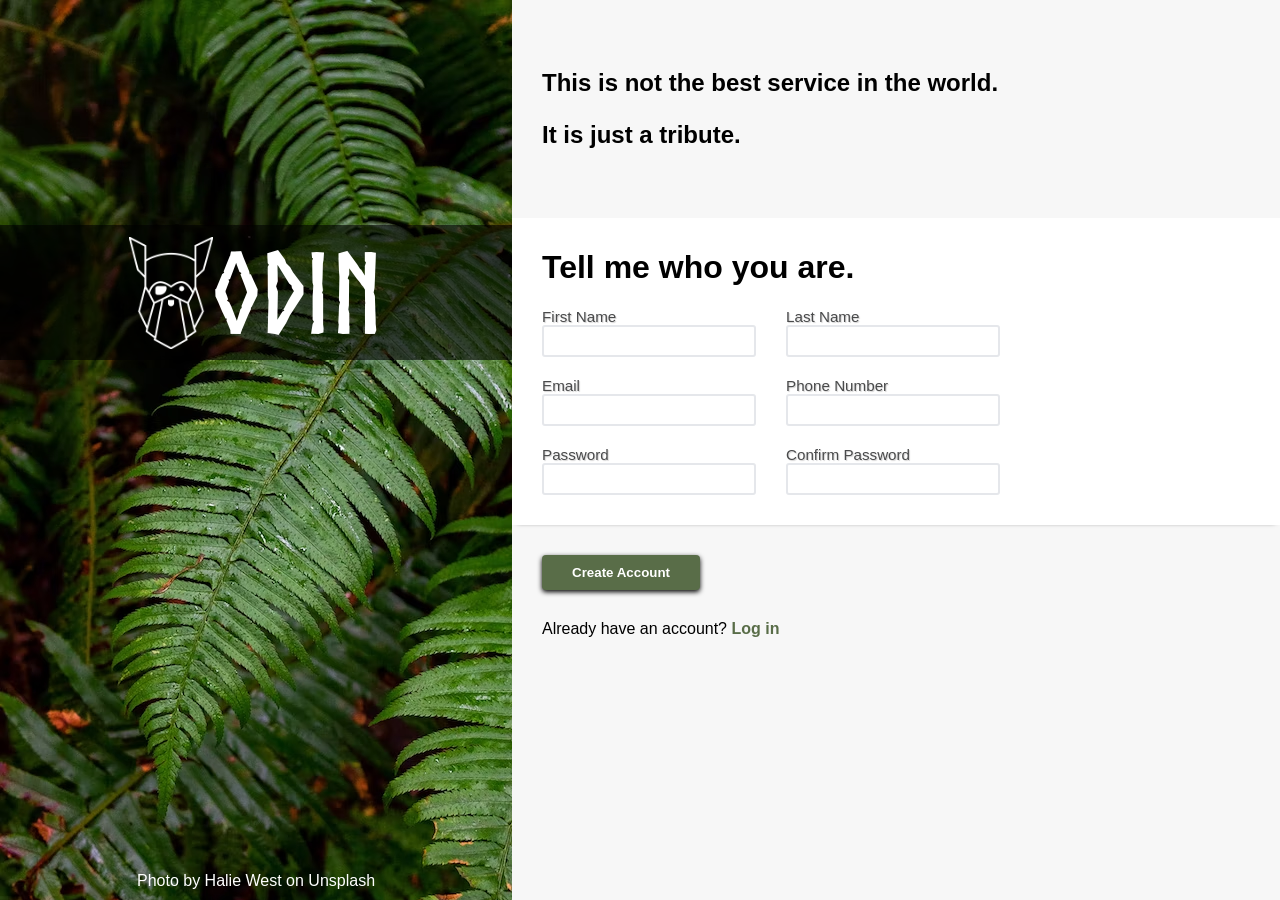
<file: index.html>
<!DOCTYPE html>
<html lang="en">
<head>
 <link rel="stylesheet" href="styles.css">
 <meta charset="UTF-8">
 <meta http-equiv="X-UA-Compatible" content="IE=edge">
 <meta name="viewport" content="width=device-width, initial-scale=1.0">
 <script src="script.js" defer></script>
 <title>Odin Sign-up Page</title>
</head>
<body>
 <div class="body-container">
  <div class="image-container">
   <div class="logo-container">
    <div class="logo">
     <img src="./assets/odin-lined.png" alt="the odin logo">
     <span>ODIN</span>
    </div>
   </div>
   <span>Photo by Halie West on Unsplash</span>
  </div>
  <div class="form-container">
   <div class="hero-text">
    <p>This is not the best service in the world.</p>
    <p>It is just a tribute.</p>
   </div>
   <form action="" method="post">
    <div class="fields">
     <h1>Tell me who you are.</h1>
     <div class="name">
      <label for="first-name">First Name<input type="text" name="first-name" id="first-name"></label>
      <label for="last-name">Last Name<input type="text" name="last-name" id="last-name"></label>
     </div>
     <div class="contact">
      <label for="e-mail">Email <input type="email" name="e-mail" id="e-mail"></label>
      <label for="phone">Phone Number<input type="tel" name="phone" id="phone"></label>
     </div>
     <div class="password">
      <label for="password">Password<input type="password" name="password" id="password"><div id="match-message">*Passwords must match.</div></label>
      <label for="password-confirm">Confirm Password<input type="password" name="password-confirm" id="password-confirm"></label>
     </div>
    </div>
    <button>Create Account</button>
   </form>
   <div class="log-in">Already have an account? <a href="">Log in</a></div>
  </div>
 </div>
</body>
</html>
</file>
<file: styles.css>
* {
 border: 0px solid red;
 box-sizing: border-box;
}

@font-face {
 font-family: NorseBold;
 src: url("assets/Norse-Bold.otf");
}

body, html {
 padding: 0;
 margin: 0;

 font-family: 'Segoe UI', Tahoma, Geneva, Verdana, sans-serif;
}

a {
 color: #596D48;
 text-decoration: none;
 font-weight: bold;
}

.body-container {
 display: flex;
 flex-direction: row;

 margin: 0;
 height: 100vh;
}

.form-container {
 display: flex;
 flex-direction: column;
 flex-grow: 1;

 background-color: #f7f7f7;
}

.hero-text {
 margin-top: 5vh;
 margin-bottom: 5vh;
 width: 100%;
 padding: 0 30px;

 font-size: 1.5rem;
 font-weight: bold;
}

form {
 padding: 0;
 margin-bottom: 30px;
}

.fields {
 background-color: white;
 padding: 10px 10px 10px 30px;
 box-shadow: 0 2px 5px -5px;
 margin-bottom: 30px;
}

.fields > div {
 display: flex;
 flex-direction: row;
}

label {
 display: flex;
 flex-direction: column;

 margin-right: 30px;
 margin-bottom: 20px;

 font-size: 0.95rem;
 color: #494a4b;
 text-shadow: 1px 1px 1px #d3d2d2;
}

input {
 appearance: none;
 border: 2px solid #E5E7EB;
 border-radius: 3px;

 padding: 5px;

 font-size: 1rem
}

input:active,
input:focus,
input:focus-visible {
 outline: 0;
 border-color:  #7591c9;
 box-shadow: 1px 1px 3px #d3d2d2;
}

input:invalid {
 border-color: rgb(212, 78, 78)
}

div #match-message {
 color:rgb(212, 78, 78);
 overflow: hidden;
 height: 0px;
 transition: 0.28s;
}

button {
 padding: 10px 30px;
 margin-left: 30px;

 background-color: #596D48;
 box-shadow: 0px 2px 5px black;
 color: white;
 font-weight: bold;

 
 border-radius: 4px;
}

.log-in {
 padding-left: 30px;
 margin-bottom: auto;
}

.image-container {
 position: relative;
 background-image: url("assets/photo-1585202900225-6d3ac20a6962.avif");
 background-size: auto;
 background-repeat: no-repeat;
 width: min(40vw, 647px);
 height: 100%;

 display: flex;
}

.image-container > span {
 color: white;
 align-self: flex-end;
 margin: 10px auto;
}

.logo-container {
 padding: 20px 0;

 width: 100%;
 height: 15%;

 position: absolute;
 top: 25%;
 background-color: rgba(0, 0, 0, 0.6);
 
 display: flex;
 flex-grow: 1;
 justify-content: space-around;
}

.logo {
 display: flex;
 flex-shrink: 1;
 align-items: center;
}

.logo > img {
 width: auto;
 height: min(calc(10px + 10vw), 7rem);

 margin-left: auto;
}

.logo > span {
 color: white;
 font-family: NorseBold;
 font-size: min(calc(10px + 10vw), 7rem);
 margin-right: auto;
}
</file>
